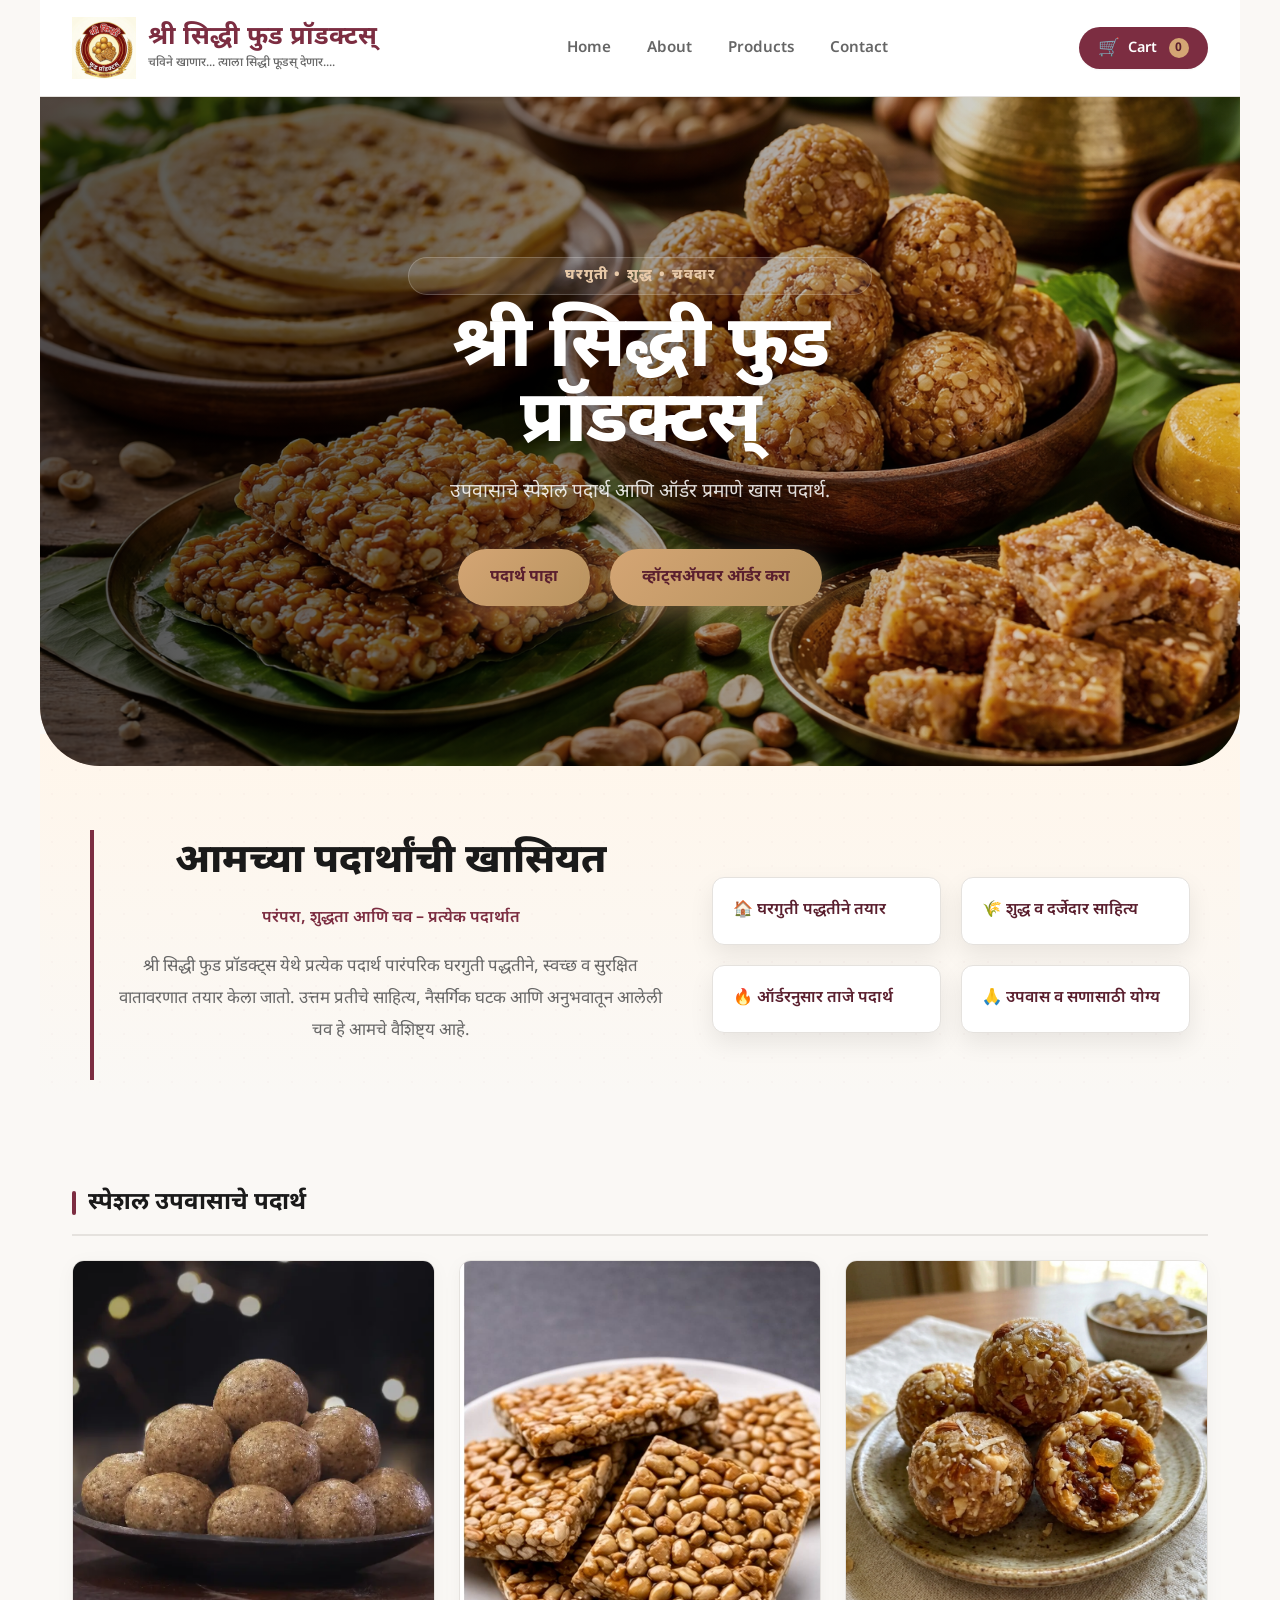
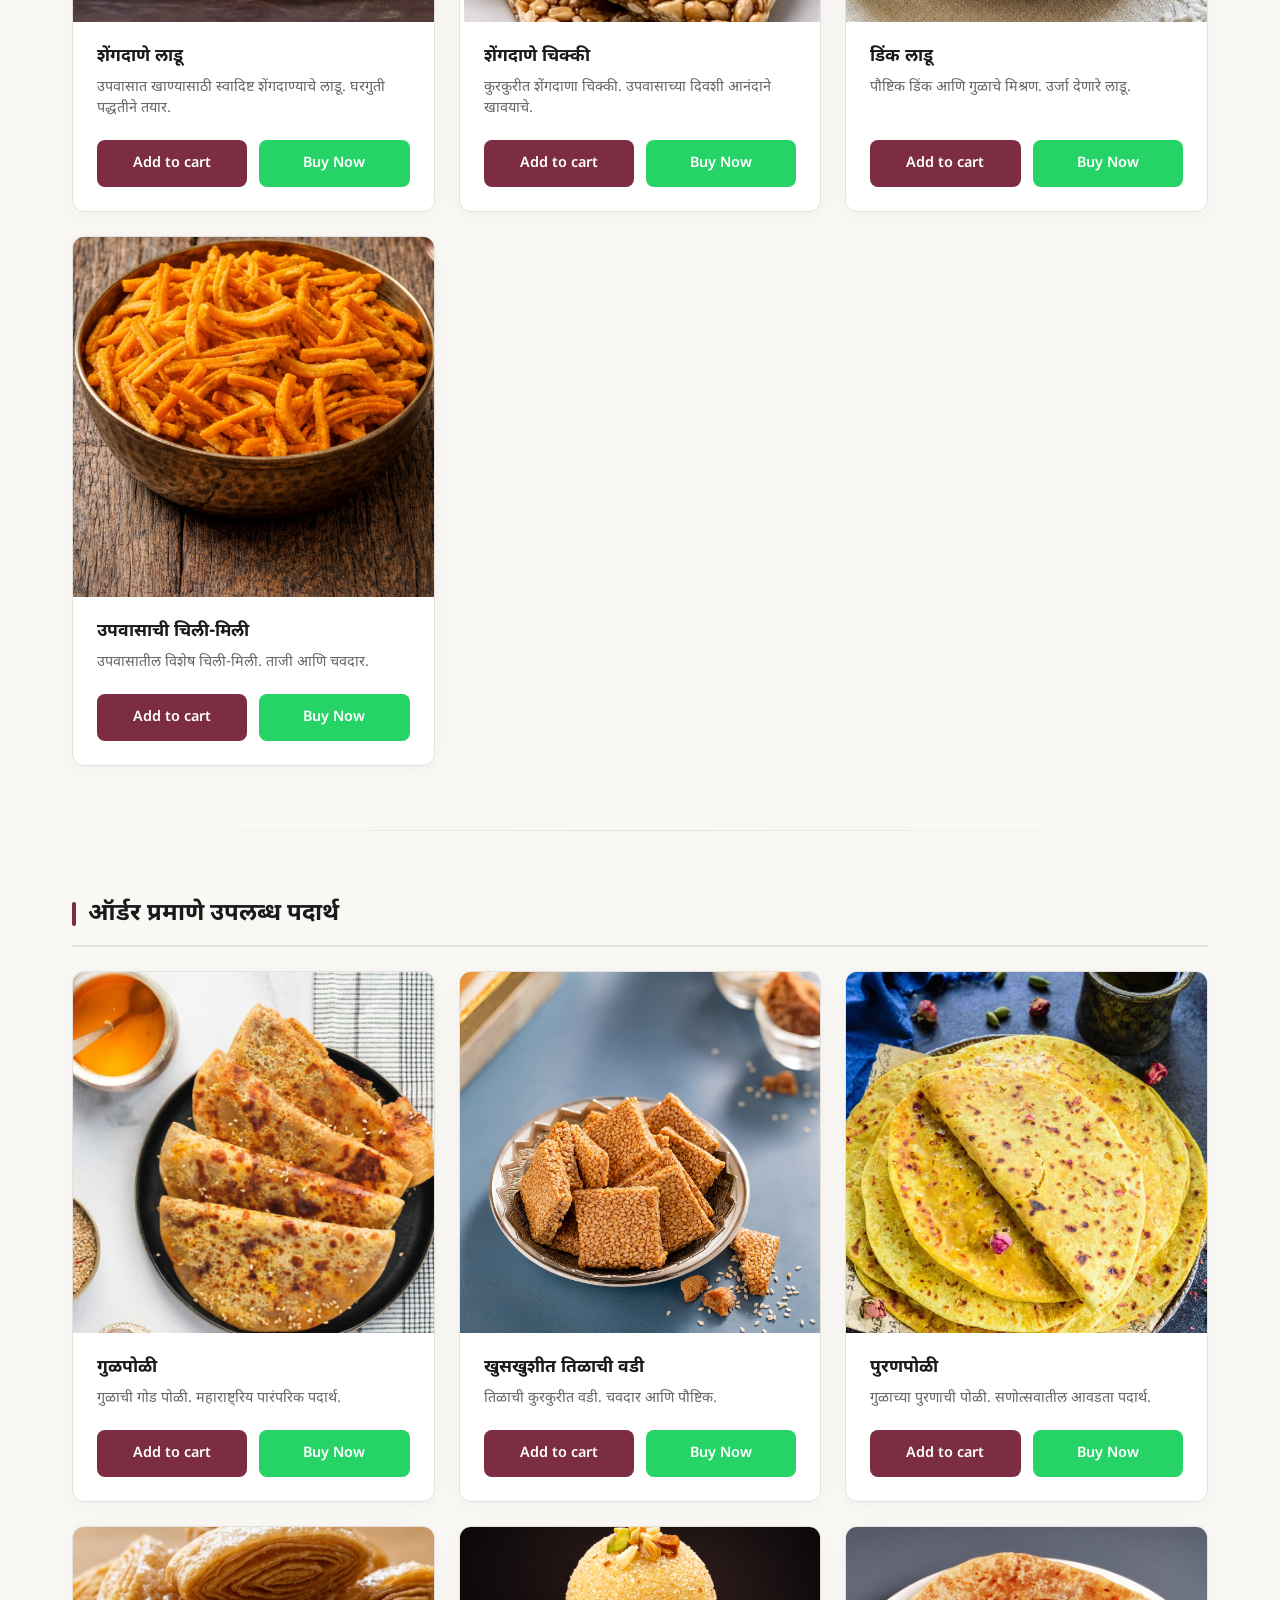
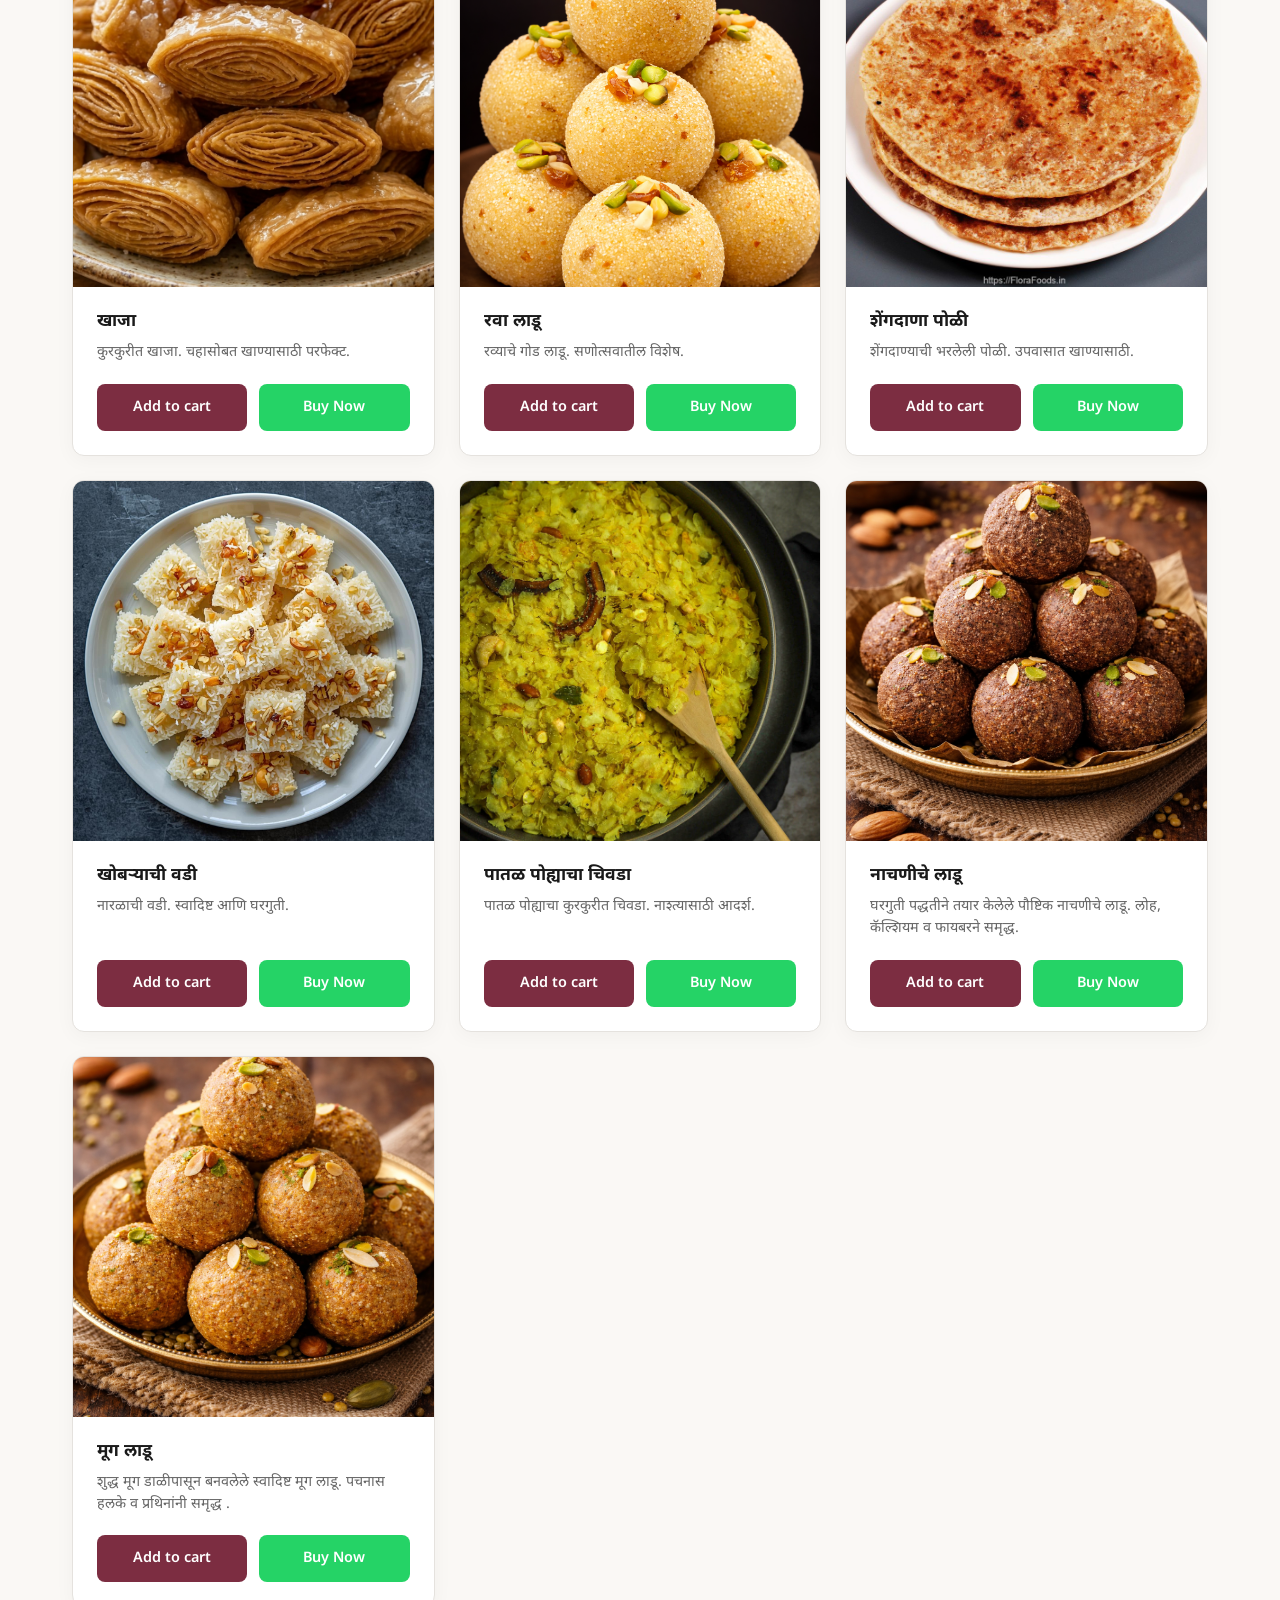
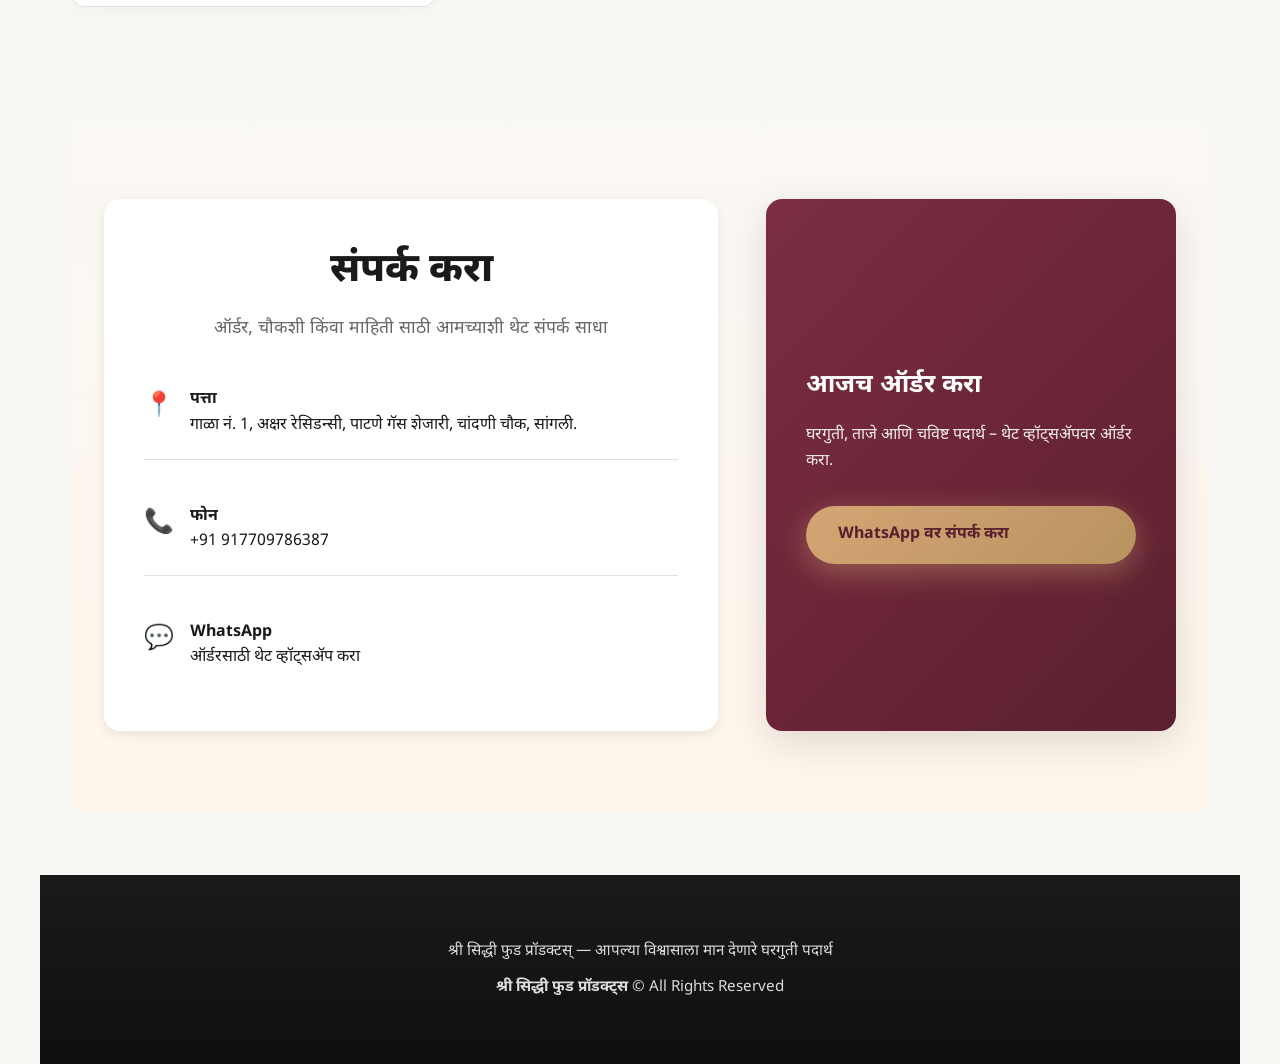
<file: index.html>
<!DOCTYPE html>
<html lang="mr">
<head>
  <meta charset="UTF-8">
  <meta name="description" content="सांगलीतील श्री सिद्धी फुड प्रॉडक्टस् – घरगुती, शुद्ध आणि चवदार उपवासाचे पदार्थ व ऑर्डर प्रमाणे खास पदार्थ उपलब्ध. आजच संपर्क करा.">
  <meta name="viewport" content="width=device-width, initial-scale=1.0">
  <title>श्री सिद्धी फुड प्रॉडक्टस् | Siddhi Food Products</title>
  <link rel="stylesheet" href="./styles.css">
  <link rel="preconnect" href="https://fonts.googleapis.com">
  <link rel="preconnect" href="https://fonts.gstatic.com" crossorigin>
  <link href="https://fonts.googleapis.com/css2?family=Noto+Sans+Devanagari:wght@400;600;700&display=swap" rel="stylesheet">
  <link rel="icon" type="image/png" sizes="32x32" href="./images/weblogo.png">
<link rel="icon" type="image/png" sizes="192x192" href="./images/weblogo.png">
<link rel="apple-touch-icon" href="images/favicon-192.png">
</head>
<body>
  <div class="page-frame">
    <!-- Header / Navigation -->
    <header class="site-header" id="siteHeader">
      <div class="main-nav">
        <a class="brand" href="#top" aria-label="श्री सिद्धी फुड प्रॉडक्टस्">
          <span class="brand-mark" aria-hidden="true">
           <img src="./images/weblogo.png" alt="श्री सिद्धी फूड प्रॉडक्ट्स लोगो">
          </span>
          <span class="brand-text">
            <span class="brand-name">श्री सिद्धी फुड प्रॉडक्टस्</span>
            <span class="brand-tag">चविने खाणार... त्याला सिद्धी फूडस् देणार....</span>
          </span>
        </a>

        <div class="nav-links">
          <a href="#home" class="nav-link">Home</a>
          <a href="#about" class="nav-link">About</a>
          <a href="#products" class="nav-link">Products</a>
          <a href="#contact" class="nav-link">Contact</a>
        </div>

        <div class="nav-actions">
          <button class="cart-btn" id="cartBtn" aria-label="View cart">
            <span class="cart-icon" aria-hidden="true">🛒</span>
            <span class="cart-text">Cart</span>
            <span class="cart-count" id="cartCount">0</span>
          </button>
        </div>
      </div>
    </header>

    <!-- Hero -->
    <section class="hero"id="home">
  
      <!-- FULL WIDTH HERO IMAGE -->
      <div class="hero-bg">
        <img src="images/hero.png" alt="उपवासाचे घरगुती पदार्थ">
      </div>
    
      <!-- HERO CONTENT -->
      <div class="hero-content-wrapper">
        <div class="hero-content">
          <p class="hero-kicker">घरगुती • शुद्ध • चवदार</p>
          <h1 class="hero-title">श्री सिद्धी फुड प्रॉडक्टस्</h1>
          <p class="hero-subtitle">
            उपवासाचे स्पेशल पदार्थ आणि ऑर्डर प्रमाणे खास पदार्थ.
          </p>
    
          <div class="hero-cta">
            <a class="primary-cta" href="#products">पदार्थ पाहा</a>
            <a href="https://wa.me/91+917709786387" class="primary-cta" href="#contact">व्हॉट्सॲपवर ऑर्डर करा</a>
          </div>
        </div>
      </div>
    </section>
    <section class="content-section hero-highlight"id="about">
      <div class="highlight-wrapper">
    
        <div class="highlight-text">
          <h2 class="section-title">आमच्या पदार्थांची खासियत</h2>
          <center><p class="highlight-subtitle">
               परंपरा, शुद्धता आणि चव – प्रत्येक पदार्थात</center>
          </p>
          <p class="highlight-desc">
            श्री सिद्धी फुड प्रॉडक्ट्स येथे प्रत्येक पदार्थ पारंपरिक घरगुती पद्धतीने,
            स्वच्छ व सुरक्षित वातावरणात तयार केला जातो. उत्तम प्रतीचे साहित्य,
            नैसर्गिक घटक आणि अनुभवातून आलेली चव हे आमचे वैशिष्ट्य आहे.
          </p>
        </div>
    
        <div class="highlight-grid">
          <div class="highlight-item">🏠 घरगुती पद्धतीने तयार</div>
          <div class="highlight-item">🌾 शुद्ध व दर्जेदार साहित्य</div>
          <div class="highlight-item">🔥 ऑर्डरनुसार ताजे पदार्थ</div>
          <div class="highlight-item">🙏 उपवास व सणासाठी योग्य</div>
        </div>
    
      </div>
    </section>
    <!-- Products Section -->
    <section class="content-section products-section" id="products">
      <h3 class="sub-title" id="upvas">स्पेशल उपवासाचे पदार्थ</h3>
      <div class="products-grid" id="upvasProducts"></div>

      <div class="section-divider" aria-hidden="true"></div>

      <h3 class="sub-title" id="order">ऑर्डर प्रमाणे उपलब्ध पदार्थ</h3>
      <div class="products-grid" id="orderProducts"></div>
    </section>

    <!-- Contact & Address Section -->
    <section class="content-section contact-section" id="contact">
      <div class="contact-wrapper">
        <div class="contact-info">
          <h2 class="section-title">संपर्क करा</h2>
         <center><p class="section-subtitle">
            ऑर्डर, चौकशी किंवा माहिती साठी आमच्याशी थेट संपर्क साधा</center>
          </p>
          <div class="contact-item">
            <span class="contact-icon">📍</span>
            <div>
              <strong>पत्ता</strong>
              <p>गाळा नं. 1, अक्षर रेसिडन्सी, पाटणे गॅस शेजारी, चांदणी चौक, सांगली.</p>
            </div>
          </div>
          <div class="contact-item">
            <span class="contact-icon">📞</span>
            <div>
              <strong>फोन</strong>
              <p>+91 917709786387</p>
            </div>
          </div>
          <div class="contact-item">
            <span class="contact-icon">💬</span>
            <div>
              <strong>WhatsApp</strong>
              <p>ऑर्डरसाठी थेट व्हॉट्सॲप करा</p>
            </div>
          </div>
        </div>
        <div class="contact-cta">
          <h3>आजच ऑर्डर करा</h3>
          <p>
            घरगुती, ताजे आणि चविष्ट पदार्थ – थेट व्हॉट्सॲपवर ऑर्डर करा.
          </p>
          <a href="https://wa.me/917709786387" class="primary-cta">
            WhatsApp वर संपर्क करा
          </a>
        </div>
      </div>
    </section>

    <!-- Cart Modal -->
    <div class="cart-overlay" id="cartOverlay" aria-hidden="true">
      <div class="cart-modal">
        <div class="cart-header">
          <h3>Your Order</h3>
          <button class="close-cart-btn" id="closeCartBtn" aria-label="Close">✕</button>
        </div>
        <div class="cart-items" id="cartItems"></div>
        <div class="cart-footer">
          <button class="checkout-btn" id="checkoutBtn">Send Order on WhatsApp</button>
        </div>
      </div>
    </div>

    <!-- Footer -->
    <footer class="footer">
      <p>श्री सिद्धी फुड प्रॉडक्टस् — आपल्या विश्वासाला मान देणारे घरगुती पदार्थ</p>
      <p><strong>श्री सिद्धी फुड प्रॉडक्ट्स</strong> © All Rights Reserved</p>
      <p class="footer-address"></p>
    </footer>
  </div>

  <script src="script.js"defer></script>
  <script type="application/ld+json">
{
  "@context": "https://schema.org",
  "@type": "LocalBusiness",
  "name": "श्री सिद्धी फुड प्रॉडक्टस्",
  "description": "Homemade traditional Maharashtrian fasting foods and snacks",
  "address": {
    "@type": "PostalAddress",
    "streetAddress": "Shop No. 1, Akshar Residency, near Patne Gas, Chandani Chowk, Sangli.",
    "addressLocality": "Sangli",
    "addressRegion": "Maharashtra",
    "postalCode": "416416",
    "addressCountry": "IN"
  },
  "telephone": "+91-7709786387",
  "url": "https://shri-siddhi-food-products.onrender.com"
}
</script>
</body>
</html>
</file>
<file: styles.css>
/* श्री सिद्धी फुड प्रॉडक्टस् — Clean Professional Design */
:root {
  --primary: #7c2d41;
  --primary-dark: #5a1f2e;
  --primary-light: #9e3d54;
  --accent: #d4a574;
  --accent-light: #e8c9a8;
  --accent-dark: #b8935f;
  --bg: #faf8f5;
  --bg-elevated: #ffffff;
  --text-primary: #1a1a1a;
  --text-secondary: #666666;
  --text-muted: #888888;
  --border: #e5e2de;
  --shadow-sm: 0 1px 2px rgba(0,0,0,0.04);
  --shadow-md: 0 4px 12px rgba(0,0,0,0.08);
  --shadow-lg: 0 12px 40px rgba(0,0,0,0.12);
  --radius-sm: 8px;
  --radius-md: 12px;
  --radius-lg: 16px;
  --radius-full: 9999px;
}

* {
  margin: 0;
  padding: 0;
  box-sizing: border-box;
}

html {
  scroll-behavior: smooth;
}

body {
  font-family: 'Noto Sans Devanagari', 'Noto Sans', -apple-system, BlinkMacSystemFont, sans-serif;
  background: var(--bg);
  color: var(--text-primary);
  line-height: 1.6;
  -webkit-font-smoothing: antialiased;
  -moz-osx-font-smoothing: grayscale;
}

/* Page Container */
.page-frame {
  max-width: 1200px;
  margin: 0 auto;
  background: var(--bg);
  min-height: 100vh;
}

/* Header */
.site-header {
  position: sticky;
  top: 0;
  z-index: 100;
  background: rgba(255, 255, 255, 0.95);
  backdrop-filter: blur(20px);
  border-bottom: 1px solid var(--border);
}

.main-nav {
  display: flex;
  align-items: center;
  justify-content: space-between;
  padding: 1rem 2rem;
  max-width: 1200px;
  margin: 0 auto;
}

.brand {
  display: flex;
  align-items: center;
  gap: 0.75rem;
  text-decoration: none;
  color: var(--text-primary);
}

/* Logo wrapper */
.brand-mark {
  width: 64px;            /* Bigger logo */
  height: 64px;
  color: var(--primary);
  flex-shrink: 0;
  display: flex;
  align-items: center;
  justify-content: center;
}

.brand-mark img {
  width: 100%;
  height: 100%;
  object-fit: contain;
  display: block;
}

.brand-text {
  display: flex;
  flex-direction: column;
}

.brand-name {
  font-size: 1.6rem;
  font-weight: 700;
  color: var(--primary);
  line-height: 1.2;
}

.brand-tag {
  font-size: 0.75rem;
  color: var(--text-secondary);
  font-weight: 500;
}

.nav-links {
  display: flex;
  align-items: center;
  gap: 0.25rem;
}

.nav-link {
  text-decoration: none;
  color: var(--text-secondary);
  font-size: 0.95rem;
  font-weight: 600;
  padding: 0.5rem 1rem;
  border-radius: var(--radius-full);
  transition: all 0.2s ease;
}

.nav-link:hover {
  color: var(--primary);
  background: rgba(124, 45, 65, 0.08);
}

.nav-actions {
  display: flex;
  align-items: center;
  gap: 1rem;
}

.cart-btn {
  display: flex;
  align-items: center;
  gap: 0.5rem;
  background: var(--primary);
  color: white;
  border: none;
  padding: 0.6rem 1.2rem;
  border-radius: var(--radius-full);
  font-family: inherit;
  font-size: 0.9rem;
  font-weight: 600;
  cursor: pointer;
  transition: all 0.2s ease;
  box-shadow: var(--shadow-sm);
}

.cart-btn:hover {
  background: var(--primary-dark);
  transform: translateY(-1px);
  box-shadow: var(--shadow-md);
}

.cart-icon {
  font-size: 1.1rem;
}

.cart-count {
  background: var(--accent);
  color: var(--primary-dark);
  min-width: 20px;
  height: 20px;
  border-radius: 50%;
  display: inline-flex;
  align-items: center;
  justify-content: center;
  font-size: 0.75rem;
  font-weight: 700;
  margin-left: 0.25rem;
}

/* Hero Section */
.hero {
  position: relative;
  padding: 6rem 2rem 5rem;
  border-bottom-left-radius: 60px;
  border-bottom-right-radius: 60px;
  background: #fff6eb;
  padding:  5.5rem 3rem;;
  text-align: center;
}

.hero-banner {
  grid-template-columns: 1fr;
  text-align: center;
  max-width: 1200px;
  margin: auto;
}

.hero-content {
  padding: 5rem 3rem;
  display: flex;
  flex-direction: column;
  justify-content: center;
  position: relative;
  z-index: 1;
  color: white;
  max-width: 700px;
  margin: 0 auto;
  animation: fadeUp 0.8s ease-out;
}

.hero-kicker {
  display: inline-block;
  font-size: 0.9rem;
  font-weight: 800;
  text-transform: uppercase;
  letter-spacing: 0.1em;
  color: var(--accent-light);
  margin-bottom: 1rem;
  padding: 0.4rem 1rem;
  background: rgba(255, 255, 255, 0.1);
  border-radius: var(--radius-full);
  border: 1px solid rgba(255, 255, 255, 0.2);
}

.hero-title {
  font-size: clamp(2.8rem, 6vw, 4.5rem);
  font-weight: 800;
  letter-spacing: -1px;
  line-height: 1.05;
  text-shadow: 0 4px 20px rgba(0,0,0,0.25);
}

@keyframes fadeUp {
  from {
    opacity: 0;
    transform: translateY(20px);
  }
  to {
    opacity: 1;
    transform: translateY(0);
  }
}
.hero-subtitle {
  font-size: 1.2rem;
  margin-top: 1rem;
  color: rgba(255, 255, 255, 0.85);
  max-width: 500px;
  line-height: 1.6;
}

.hero-cta {
  display: flex;
  justify-content: center;
  align-items: center;
  gap: 1.25rem;
  margin-top: 2.5rem;
  flex-wrap: wrap;
}
.primary-cta {
  display: inline-flex;
  align-items: center;
  gap: 0.5rem;
  background: linear-gradient(135deg, var(--accent), var(--accent-dark));
  color: var(--primary-dark);
  padding: 1rem 2rem;
  border-radius: var(--radius-full);
  text-decoration: none;
  font-weight: 700;
  font-size: 1rem;
  transition: all 0.3s ease;
  box-shadow: 0 8px 30px rgba(212,165,116,0.45);
}

.primary-cta:hover {
  background: var(--accent-light);
  transform: translateY(-2px);
  box-shadow: 0 8px 30px rgba(212, 165, 116, 0.5);
}

.secondary-cta {
  background: rgba(255,255,255,0.15);
  color: white;
  border: 1px solid rgba(255,255,255,0.4);
  backdrop-filter: blur(8px);
}

.secondary-cta:hover {
  background: rgba(255,255,255,0.25);
}

.hero-visual {
  position: relative;
  display: flex;
  justify-content: center;
  align-items: center;
}


/* Content Sections */
.content-section {
  padding: 5rem 2rem;
  padding-top: 2.5rem;
  max-width: 1200px;
  margin: 0 auto;
}

.section-head {
  text-align: center;
  margin-bottom: 3rem;
}

.section-title {
  text-align: center;
  margin-bottom: 3rem;
  font-size: clamp(1.75rem, 4vw, 2.5rem);
  font-weight: 800;
  color: var(--text-primary);
  margin-bottom: 0.75rem;
}

.section-subtitle {
  font-size: 1.1rem;
  color: var(--text-secondary);
  max-width: 600px;
  margin: 0 auto;
}

/* Category Chips */
.category-row {
  display: flex;
  justify-content: center;
  gap: 0.75rem;
  margin-bottom: 3rem;
  flex-wrap: wrap;
}

.chip {
  text-decoration: none;
  color: var(--text-secondary);
  font-size: 0.9rem;
  font-weight: 600;
  padding: 0.6rem 1.25rem;
  border-radius: var(--radius-full);
  background: var(--bg-elevated);
  border: 1px solid var(--border);
  transition: all 0.2s ease;
}

.chip:hover {
  color: var(--primary);
  border-color: var(--primary);
  background: rgba(124, 45, 65, 0.05);
  transform: translateY(-1px);
}

/* Sub Section Titles */
.sub-title {
  font-size: 1.5rem;
  font-weight: 700;
  color: var(--text-primary);
  margin: 3rem 0 1.5rem;
  padding-bottom: 0.75rem;
  border-bottom: 2px solid var(--border);
  display: flex;
  align-items: center;
  gap: 0.75rem;
}

.sub-title::before {
  content: '';
  width: 4px;
  height: 24px;
  background: var(--primary);
  border-radius: 2px;
}

/* Products Grid */
.products-grid {
  display: grid;
  grid-template-columns: repeat(auto-fill, minmax(280px, 1fr));
  gap: 1.5rem;
}

.product-card {
  background: var(--bg-elevated);
  border-radius: var(--radius-md);
  overflow: hidden;
  border: 1px solid var(--border);
  transition: all 0.3s ease;
  display: flex;
  flex-direction: column;
  box-shadow: 0 4px 20px rgba(0,0,0,0.04);
}

.product-card:hover {
  transform: translateY(-4px);
  box-shadow: var(--shadow-lg);
  border-color: var(--accent);
}

.product-image-wrap {
  aspect-ratio: 1;
  overflow: hidden;
  background: linear-gradient(135deg, #f5f0eb 0%, #ebe5de 100%);
  position: relative;
}

.product-image {
  width: 100%;
  height: 100%;
  object-fit: cover;
  transition: transform 0.4s ease;
}

.product-card:hover .product-image {
  transform: scale(1.05);
}

.product-info {
  padding: 1.5rem;
  flex: 1;
  display: flex;
  flex-direction: column;
}

.product-name {
  font-size: 1.1rem;
  font-weight: 700;
  color: var(--text-primary);
  margin-bottom: 0.5rem;
  line-height: 1.3;
}

.product-desc {
  font-size: 0.9rem;
  color: var(--text-secondary);
  margin-bottom: 1.25rem;
  line-height: 1.5;
  flex: 1;
}

.product-actions {
  display: flex;
  gap: 0.75rem;
}

.add-to-cart-btn {
  flex: 1;
  background: var(--primary);
  color: white;
  border: none;
  padding: 0.75rem 1rem;
  border-radius: var(--radius-sm);
  font-family: inherit;
  font-size: 0.9rem;
  font-weight: 600;
  cursor: pointer;
  transition: all 0.2s ease;
}

.add-to-cart-btn:hover {
  background: var(--primary-dark);
  transform: translateY(-1px);
}

.buy-now-btn {
  flex: 1;
  display: inline-flex;
  align-items: center;
  justify-content: center;
  background: #25D366;
  color: white;
  padding: 0.75rem 1rem;
  border-radius: var(--radius-sm);
  font-family: inherit;
  font-size: 0.9rem;
  font-weight: 600;
  text-decoration: none;
  transition: all 0.2s ease;
}

.buy-now-btn:hover {
  background: #128C7E;
  transform: translateY(-1px);
}

/* Section Divider */
.section-divider {
  margin: 4rem 0;
  height: 1px;
  background: linear-gradient(90deg, transparent, var(--border), transparent);
}

/* Contact Section */
.contact-section {
  background: linear-gradient(180deg, #faf8f5, #fff6eb);
  border-radius: var(--radius-lg);
  margin: 2rem;
  padding: 5rem 2rem;
}
.contact-wrapper {
  max-width: 1100px;
  margin: auto;
  display: grid;
  grid-template-columns: 1.2fr 0.8fr;
  gap: 3rem;
  align-items: stretch;
}
/* Left info */
.contact-info {
  background: var(--bg-elevated);
  padding: 2.5rem;
  border-radius: var(--radius-lg);
  box-shadow: var(--shadow-md);
}
.contact-info .contact-item {
  display: flex;
  gap: 1rem;
  margin-top: 1.5rem;
  align-items: flex-start;
}
.contact-icon {
  font-size: 1.5rem;
  color: var(--primary);
}

.contact-box {
  max-width: 700px;
  margin: 0 auto;
  background: var(--bg-elevated);
  border-radius: var(--radius-md);
  padding: 2.5rem;
  box-shadow: var(--shadow-md);
  border: 1px solid var(--border);
}

.contact-item {
  display: flex;
  gap: 1rem;
  padding: 1.25rem 0;
  border-bottom: 1px solid var(--border);
}

.contact-item:last-child {
  border-bottom: none;
}

.contact-label {
  font-weight: 700;
  color: var(--primary);
  min-width: 100px;
  font-size: 0.9rem;
  text-transform: uppercase;
  letter-spacing: 0.05em;
}

.contact-value {
  flex: 1;
  color: var(--text-primary);
  font-size: 1rem;
  line-height: 1.6;
}

.contact-link {
  color: var(--primary);
  text-decoration: none;
  font-weight: 600;
  transition: color 0.2s;
}

.contact-link:hover {
  color: var(--primary-light);
  text-decoration: underline;
}

.whatsapp-link {
  color: #25D366;
}

.whatsapp-link:hover {
  color: #128C7E;
}

/* Cart Modal */
.cart-overlay {
  position: fixed;
  inset: 0;
  background: rgba(0, 0, 0, 0.5);
  backdrop-filter: blur(8px);
  display: flex;
  align-items: center;
  justify-content: center;
  z-index: 1000;
  opacity: 0;
  visibility: hidden;
  transition: all 0.3s ease;
}

.cart-overlay.open {
  opacity: 1;
  visibility: visible;
}

.cart-modal {
  background: var(--bg-elevated);
  border-radius: var(--radius-lg);
  width: 90%;
  max-width: 480px;
  max-height: 85vh;
  display: flex;
  flex-direction: column;
  box-shadow: var(--shadow-lg);
  transform: scale(0.95) translateY(10px);
  transition: all 0.3s ease;
}

.cart-overlay.open .cart-modal {
  transform: scale(1) translateY(0);
}

.cart-header {
  display: flex;
  justify-content: space-between;
  align-items: center;
  padding: 1.5rem;
  border-bottom: 1px solid var(--border);
}

.cart-header h3 {
  font-size: 1.25rem;
  font-weight: 700;
  color: var(--text-primary);
}

.close-cart-btn {
  background: none;
  border: none;
  font-size: 1.5rem;
  color: var(--text-secondary);
  cursor: pointer;
  width: 36px;
  height: 36px;
  display: flex;
  align-items: center;
  justify-content: center;
  border-radius: var(--radius-full);
  transition: all 0.2s;
}

.close-cart-btn:hover {
  background: var(--bg);
  color: var(--text-primary);
}

.cart-items {
  padding: 1rem;
  overflow-y: auto;
  flex: 1;
  min-height: 200px;
}

.cart-empty {
  text-align: center;
  padding: 3rem 1rem;
  color: var(--text-secondary);
}

.cart-item {
  display: flex;
  justify-content: space-between;
  align-items: center;
  padding: 1rem;
  background: var(--bg);
  border-radius: var(--radius-sm);
  margin-bottom: 0.75rem;
  border: 1px solid var(--border);
}

.cart-item-info {
  flex: 1;
}

.cart-item-name {
  font-weight: 600;
  color: var(--text-primary);
  margin-bottom: 0.25rem;
}

.cart-item-qty-display {
  font-size: 0.85rem;
  color: var(--text-secondary);
}

.cart-item-actions {
  display: flex;
  align-items: center;
  gap: 0.5rem;
}

.qty-btn {
  width: 32px;
  height: 32px;
  border: 1px solid var(--border);
  background: var(--bg-elevated);
  color: var(--text-primary);
  border-radius: var(--radius-sm);
  cursor: pointer;
  font-size: 1rem;
  display: flex;
  align-items: center;
  justify-content: center;
  transition: all 0.2s;
}

.qty-btn:hover {
  background: var(--primary);
  color: white;
  border-color: var(--primary);
}

.remove-btn {
  width: 32px;
  height: 32px;
  border: none;
  background: transparent;
  color: var(--text-muted);
  cursor: pointer;
  font-size: 1.2rem;
  display: flex;
  align-items: center;
  justify-content: center;
  border-radius: var(--radius-sm);
  transition: all 0.2s;
  margin-left: 0.5rem;
}

.remove-btn:hover {
  background: #fee2e2;
  color: #dc2626;
}

.cart-item-qty {
  min-width: 24px;
  text-align: center;
  font-weight: 600;
}

.cart-footer {
  padding: 1.5rem;
  border-top: 1px solid var(--border);
  background: var(--bg);
  border-radius: 0 0 var(--radius-lg) var(--radius-lg);
}

.checkout-btn {
  width: 100%;
  background: #25D366;
  color: white;
  border: none;
  padding: 1rem;
  border-radius: var(--radius-sm);
  font-family: inherit;
  font-size: 1rem;
  font-weight: 700;
  cursor: pointer;
  transition: all 0.2s ease;
  display: flex;
  align-items: center;
  justify-content: center;
  gap: 0.5rem;
}

.checkout-btn:hover {
  background: #128C7E;
  transform: translateY(-1px);
}

/* Footer */
/* Enhanced Footer */
.footer {
  position: relative;
  background: linear-gradient(
    180deg,
    #1a1a1a 0%,
    #0f0f0f 100%
  );
  color: rgba(255, 255, 255, 0.85);
  text-align: center;
  padding: 4rem 2rem 3rem;
  margin-top: 4rem;
  overflow: hidden;
}
.footer p {
  margin-bottom: 0.75rem;
  font-size: 0.95rem;
  transition: color 0.3s ease, transform 0.3s ease;
}

.footer p:hover {
  color: var(--accent);
  transform: translateY(-2px);
}
.footer-address {
  font-size: 0.85rem;
  opacity: 0.75;
  margin-top: 1rem;
  line-height: 1.6;
  transition: opacity 0.3s ease;
}

.footer-address:hover {
  opacity: 1;
}
/* Responsive Design */
@media (max-width: 900px) {
  .hero-banner {
    grid-template-columns: 1fr;
    text-align: center;
    gap: 2rem;
  }
  
  .hero-subtitle {
    margin-left: auto;
    margin-right: auto;
  }
  
  .hero-cta {
    justify-content: center;
  }
  
  .hero-visual {
    order: -1;
  }
}

@media (max-width: 768px) {
  .main-nav {
    padding: 0.75rem 1rem;
    flex-wrap: wrap;  
    gap: 1rem;
  }
  .brand {
    flex: 1;                        /* brand takes left space */
  }
  
  .nav-links {
    order: 3;
    width: 100%;
    justify-content: center;
  }
  
  .nav-link {
    font-size: 0.85rem;
    padding: 0.4rem 0.75rem;
  }
  
  .hero {
    padding: 3rem 1rem;
  }
  
  .content-section {
    padding: 3rem 1rem;
  }
  
  .contact-section {
    margin: 1rem;
    padding: 2rem 1rem;
  }
  
  .contact-box {
    padding: 1.5rem;
  }
  
  .contact-item {
    flex-direction: column;
    gap: 0.5rem;
  }
  
  .products-grid {
    grid-template-columns: repeat(auto-fill, minmax(250px, 1fr));
    gap: 1rem;
  }
}

@media (max-width: 480px) {
  .products-grid {
    grid-template-columns: repeat(2, 1fr);
    gap: 0.75rem;
  }
  
  .brand-tag {
    display: none;
  }
  
  .cart-text {
    display: none;
  }
  
  .hero-cta {
    flex-direction: column;
  }
  
  .primary-cta,
  .secondary-cta {
    width: 100%;
    justify-content: center;
  }
}

/* Accessibility */
a:focus-visible,
button:focus-visible {
  outline: 2px solid var(--primary);
  outline-offset: 2px;
}

/* Scrollbar Styling */
::-webkit-scrollbar {
  width: 8px;
  height: 8px;
}

::-webkit-scrollbar-track {
  background: var(--bg);
}

::-webkit-scrollbar-thumb {
  background: var(--border);
  border-radius: 4px;
}

::-webkit-scrollbar-thumb:hover {
  background: var(--text-muted);
}
/* Hero image layout */
.hero-split {
  display: grid;
  grid-template-columns: 1.1fr 0.9fr;
  align-items: center;
  gap: 3rem;
  max-width: 1200px;
  margin: auto;
}
.hero-image {
  position: relative;
  overflow: hidden;

}
.hero-image img {
  opacity: 0.9;
  border-radius: 24px;
  object-fit: cover;  
  object-position: center;
  filter:
    drop-shadow(0 25px 45px rgba(0,0,0,0.18))
    brightness(0.98)
    saturate(0.95);
 
}
/* Fade overlay like sample */
.hero-image::after {
  content: "";
  position: absolute;
  inset: 0;
  background: linear-gradient(
    270deg,
    rgba(255,246,235,0.0) 0%,
    rgba(255,246,235,0.25) 40%,
    rgba(255,246,235,0.6) 75%
  );
  pointer-events: none;
}
@media (max-width: 768px) {
  .hero-split {
    min-height:auto;  
    display: grid;
    grid-template-columns: 1fr 0.9fr;
    align-items: stretch;
  
  }
}
/* ================= HERO FULL HEIGHT IMAGE FIX ================= */

.hero {
  position: relative;
  padding: 0;
  background: #fff6eb;
}

/* Main hero grid */
.hero-split {
  min-height: 520px;              /* controls hero height */
  display: grid;
  grid-template-columns: 1.1fr 0.9fr;
  align-items: stretch;
}

/* LEFT TEXT SIDE */
.hero-content {
  padding: 5rem 3rem;
  display: flex;
  flex-direction: column;
  justify-content: center;
}

/* RIGHT IMAGE SIDE */
.hero-image {
  position: relative;
  overflow: hidden;
}

/* Image fills entire right side */
.hero-image img {
  width: 100%;
  height: 100%;
  object-fit: cover;              /* THIS is the key */
  object-position: center;
  filter: brightness(0.95) saturate(0.95);
}

/* Fade overlay like sample */
.hero-image::after {
  content: "";
  position: absolute;
  inset: 0;
  background: linear-gradient(
    270deg,
    rgba(255,246,235,0.0) 0%,
    rgba(255,246,235,0.25) 40%,
    rgba(255,246,235,0.6) 75%
  );
  pointer-events: none;
}

/* ================= MOBILE ================= */
@media (max-width: 768px) {
  .hero-split {
    grid-template-columns: 1fr;
    min-height: auto;
  }

  .hero-image {
    height: 260px;
  }

  .hero-content {
    padding: 3rem 1.5rem;
    text-align: center;
  }
}
/* ================= FULL WIDTH HERO IMAGE ================= */

.hero {
  position: relative;
  min-height: 560px;
  background: #fff6eb;
  overflow: hidden;
}

/* Full width image layer */
.hero-bg {
  position: absolute;
  inset: 0;
  z-index: 1;
}

.hero-bg img {
  width: 100%;
  height: 100%;
  object-fit: cover;
  object-position: center;
  filter: brightness(0.95) saturate(0.9);
}

/* Fade overlay */
.hero-bg::after {
  content: "";
  position: absolute;
  inset: 0;
  background: linear-gradient(
    90deg,
    rgba(0,0,0,0.65) 0%,
    rgba(0,0,0,0.55) 30%,
    rgba(0,0,0,0.35) 55%,
    rgba(0,0,0,0.15) 75%,
    rgba(0,0,0,0.05) 100%
  );
}

/* Content layer */
.hero-content-wrapper {
  position: relative;
  z-index: 2;
  max-width: 1200px;
  margin: auto;
  height: 100%;
  display: flex;
  align-items: center;
  padding: 5rem 3rem;
}

.hero-content {
  max-width: 560px;
}
@media (max-width: 768px) {
  .hero {
    min-height: 480px;
  }

  .hero-content-wrapper {
    padding: 3rem 1.5rem;
    text-align: center;
  }

  .hero-content {
    margin: auto;
  }
}
.hero-highlight {
  position: relative;
  background: linear-gradient(180deg, #fff6eb 0%, #faf8f5 100%);
  padding: 4rem 2rem;
  padding-top:6rem;
  padding-bottom: 1rem; 
  margin-top: -2rem;
  overflow: hidden;
}
.hero-highlight::before {
  content: "";
  position: absolute;
  inset: 0;
  background-image: radial-gradient(
    rgba(124,45,65,0.06) 1px,
    transparent 1px
  );
  background-size: 24px 24px;
  opacity: 0.4;
}.highlight-wrapper {
  position: relative;
  max-width: 1100px;
  margin: auto;
  display: grid;
  grid-template-columns: 1.2fr 1fr;
  gap: 3rem;
  align-items: center;
}
/* Styled highlight section */
.highlight-card {
  background: linear-gradient(
    180deg,
    #ffffff 0%,
    #faf8f5 100%
  );
  max-width: 900px;
  margin: auto;
  padding: 2.5rem;
  border-radius: var(--radius-lg);
  box-shadow: 0 12px 30px rgba(0,0,0,0.08);
  border: 1px solid var(--border);
}

.highlight-desc {
  font-size: 1.05rem;
  line-height: 1.8;
  color: var(--text-secondary);
  margin-bottom: 2rem;
  text-align: center;
}

.highlight-grid {
  display: grid;
  grid-template-columns: repeat(auto-fit, minmax(200px, 1fr));
  gap: 1.5rem;
}
.highlight-item {
  display: flex;
  align-items: center;
  gap: 0.75rem;
  padding: 1rem 1.25rem;
  background: #fff6eb;
  border-radius: var(--radius-md);
  font-weight: 600;
  color: var(--primary);
  border: 1px solid var(--border);
}

.highlight-item span {
  font-size: 1.5rem;
}
/* Left text block */
.highlight-text {
  padding-left: 1.5rem;
  border-left: 4px solid var(--primary);
}

.highlight-subtitle {
  color: var(--primary);
  font-weight: 600;
  margin: 0.75rem 0 1.25rem;
}

.highlight-desc {
  font-size: 1.05rem;
  line-height: 1.9;
  color: var(--text-secondary);
}

/* Right grid */
.highlight-grid {
  display: grid;
  grid-template-columns: repeat(2, 1fr);
  gap: 1.25rem;
}

.highlight-item {
  background: #ffffff;
  padding: 1.25rem;
  border-radius: var(--radius-md);
  font-weight: 600;
  color: var(--primary-dark);
  box-shadow: 0 10px 25px rgba(0,0,0,0.08);
  transition: transform 0.3s ease, box-shadow 0.3s ease;
}

.highlight-item:hover {
  transform: translateY(-6px);
  box-shadow: 0 18px 40px rgba(0,0,0,0.12);
}

/* Responsive */
@media (max-width: 900px) {
  .highlight-wrapper {
    grid-template-columns: 1fr;
    text-align: center;
  }

  .highlight-text {
    border-left: none;
    border-top: 4px solid var(--primary);
    padding-left: 0;
    padding-top: 1.5rem;
  }
}
.contact-cta {
  background: linear-gradient(
    135deg,
    var(--primary),
    var(--primary-dark)
  );
  color: white;
  padding: 2.5rem;
  border-radius: var(--radius-lg);
  box-shadow: var(--shadow-lg);
  display: flex;
  flex-direction: column;
  justify-content: center;
}

.contact-cta h3 {
  font-size: 1.6rem;
  margin-bottom: 1rem;
}

.contact-cta p {
  margin-bottom: 2rem;
  opacity: 0.9;
}

/* Hover life */
.contact-info:hover,
.contact-cta:hover {
  transform: translateY(-4px);
  transition: transform 0.3s ease;
}

/* Responsive */
@media (max-width: 900px) {
  .contact-wrapper {
    grid-template-columns: 1fr;
  }
}
/* Fix button text wrapping on mobile */
.add-to-cart-btn,
.buy-now-btn {
  white-space: nowrap;
}
@media (max-width: 480px) {
  .product-actions {
    display: flex;
    flex-direction: column;
    gap: 0.5rem;
  }

  .add-to-cart-btn,
  .buy-now-btn {
    width: 100%;
    white-space: normal;
    text-align: center;
  }
}
</file>
